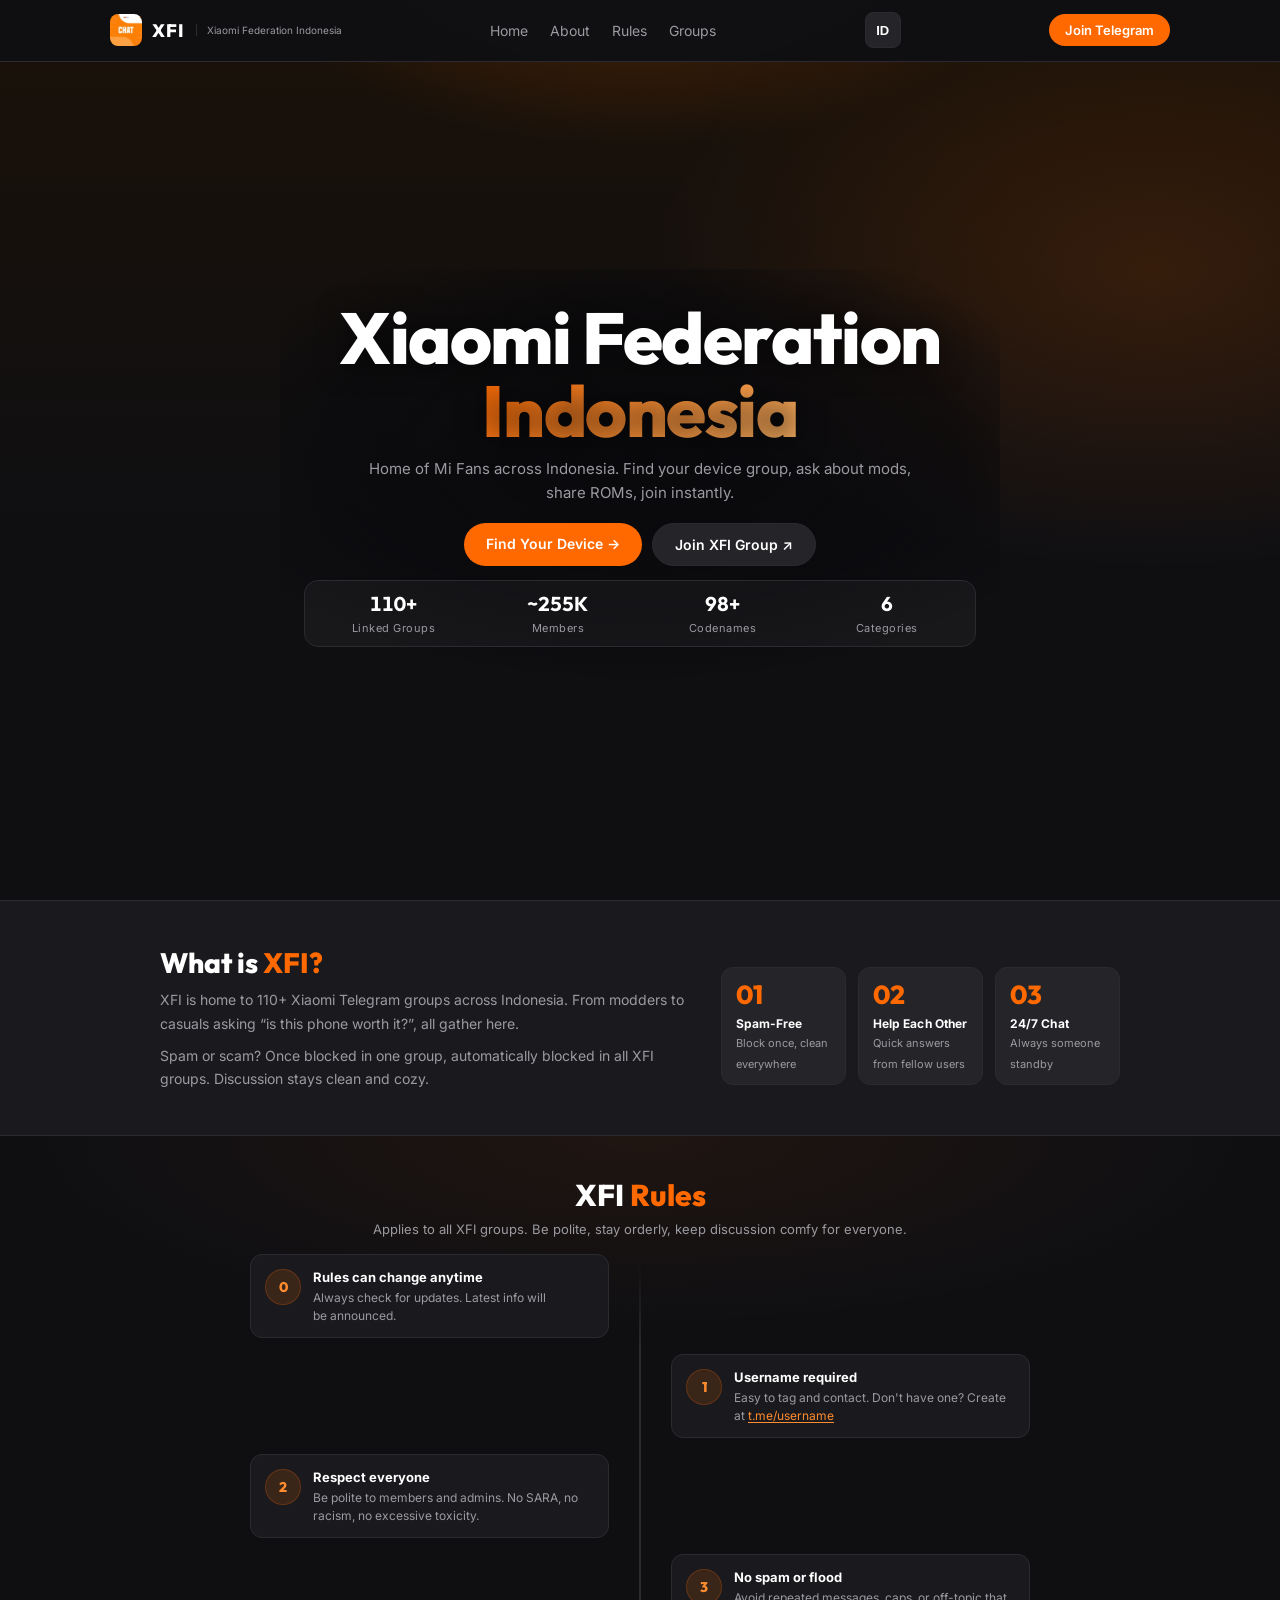
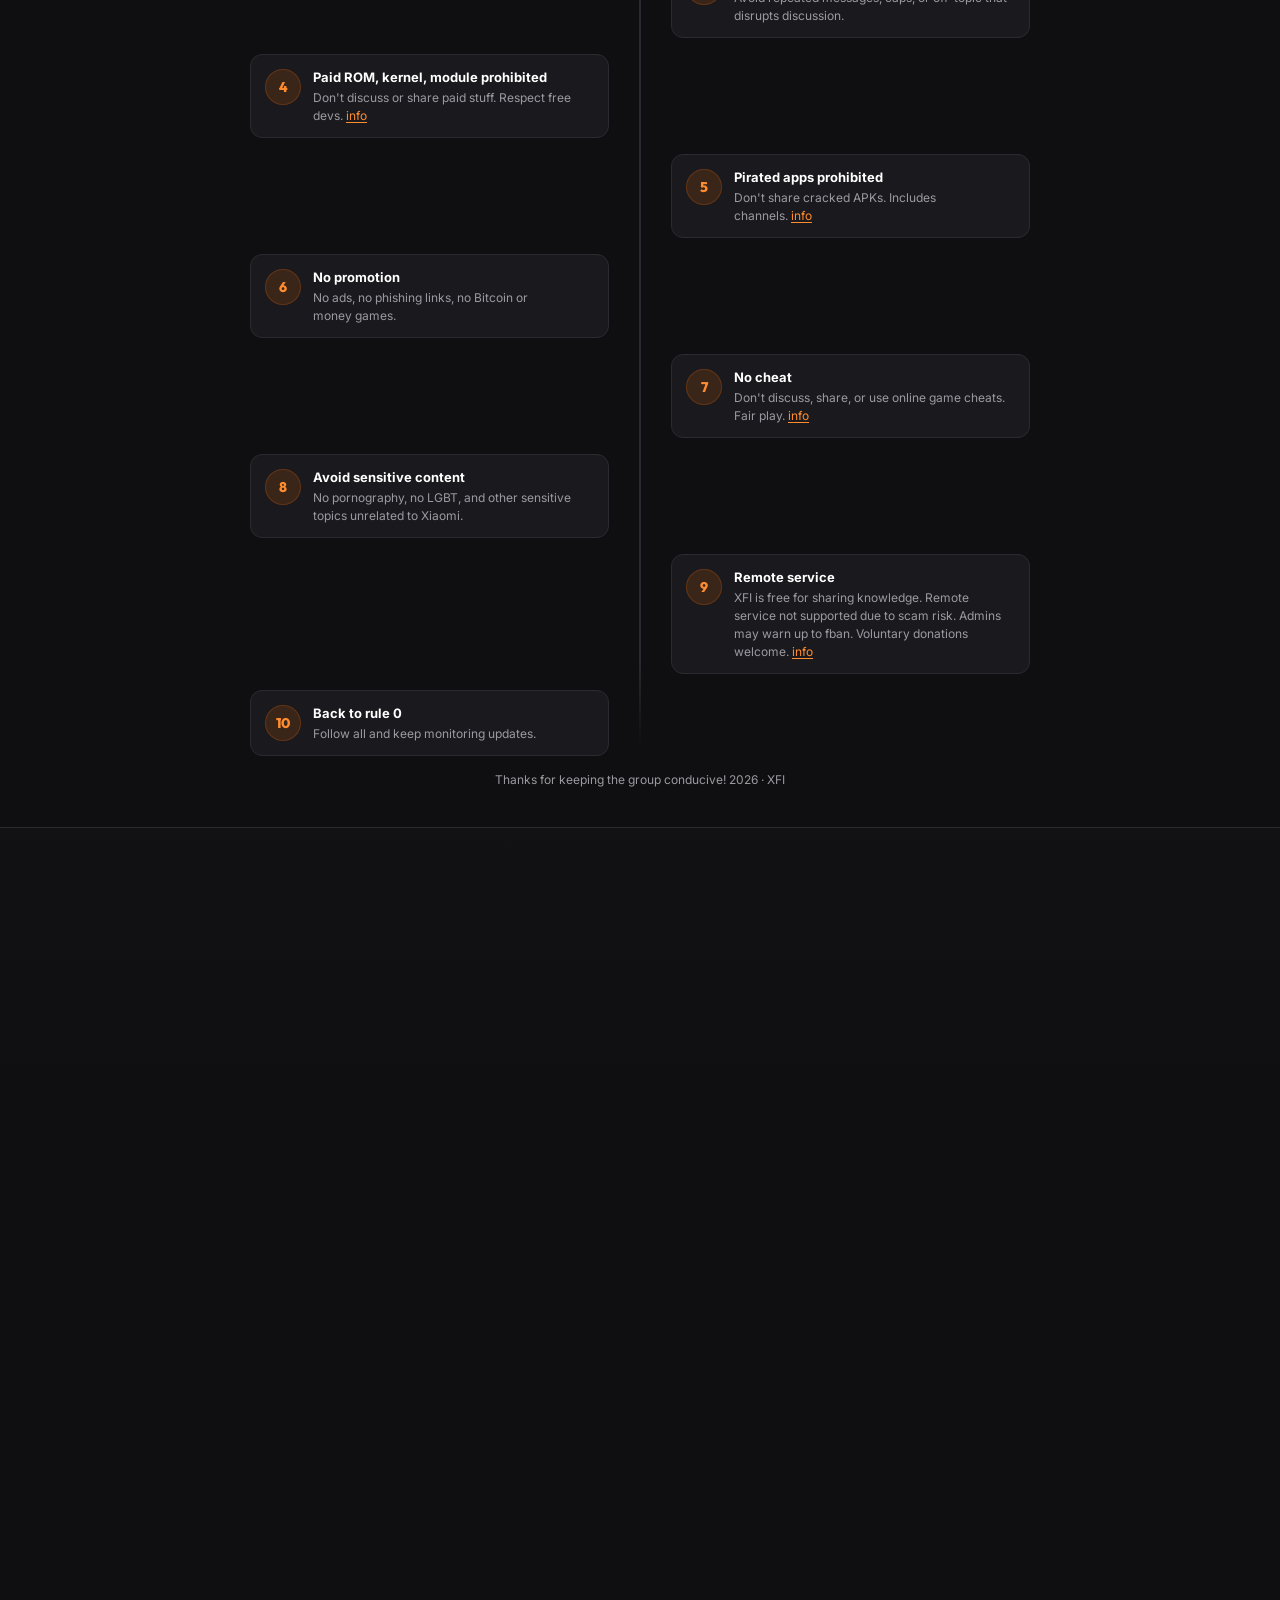
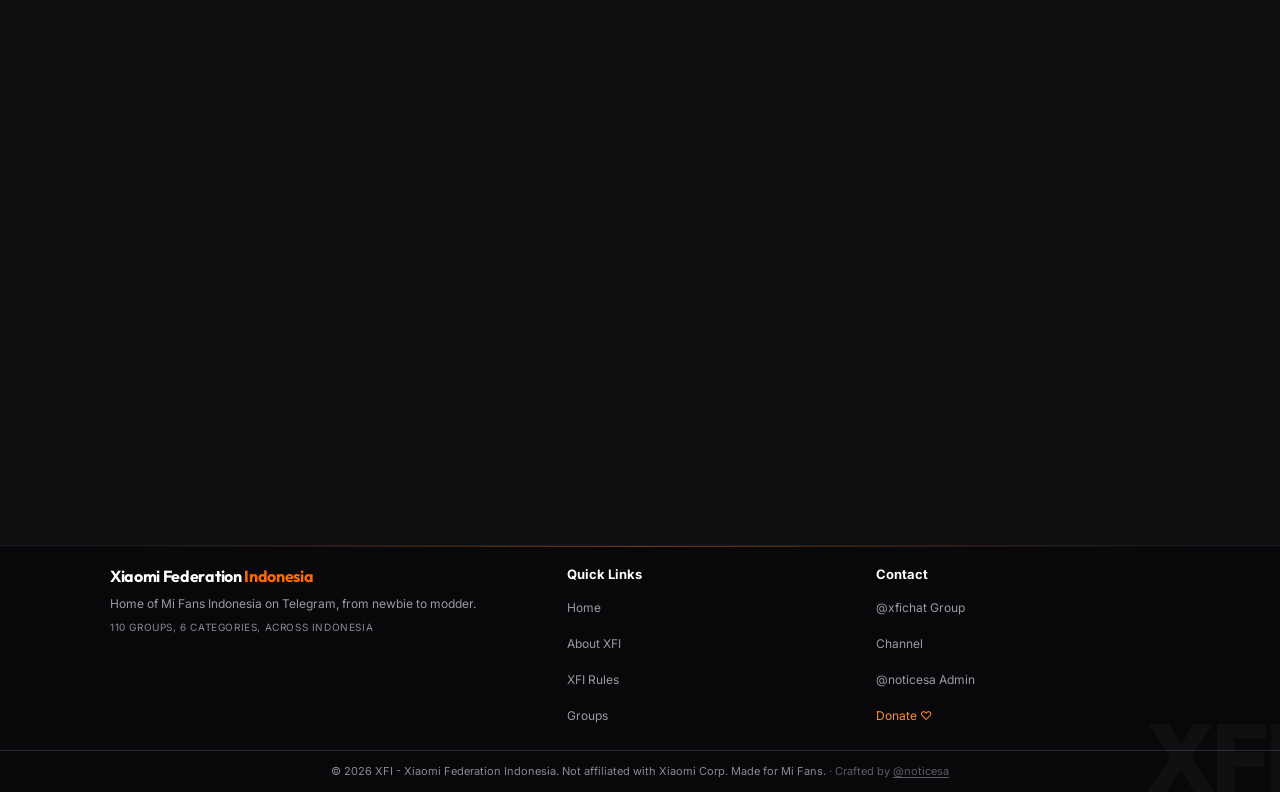
<file: index.html>
<!DOCTYPE html>
<html lang="id">
<head>
<meta charset="UTF-8">
<meta name="viewport" content="width=device-width, initial-scale=1.0">
<title>XFI - Xiaomi Federation Indonesia</title>
<meta name="description" content="Federasi Xiaomi Indonesia di Telegram. 110 grup tertaut, 110 device, info ROM & komunitas Mi Fans.">
<meta property="og:title" content="XFI - Xiaomi Federation Indonesia">
<meta property="og:description" content="110 grup Telegram Xiaomi tertaut XFI. Filter by kategori/device, foto asli, join langsung.">
<meta property="og:image" content="https://xiaomifederationindonesia.vercel.app/assets/images/xfi-group.jpg">
<meta property="og:type" content="website">
<meta property="og:url" content="https://xiaomifederationindonesia.vercel.app/">
<link rel="canonical" href="https://xiaomifederationindonesia.vercel.app/">
<link rel="alternate" hreflang="id" href="https://xiaomifederationindonesia.vercel.app/">
<link rel="alternate" hreflang="en" href="https://xiaomifederationindonesia.vercel.app/?lang=en">
<link rel="alternate" hreflang="x-default" href="https://xiaomifederationindonesia.vercel.app/">
<link rel="icon" type="image/png" href="assets/images/favicon.png">
<script type="application/ld+json">{"@context":"https://schema.org","@type":"Organization","name":"Xiaomi Federation Indonesia","alternateName":"XFI","url":"https://xiaomifederationindonesia.vercel.app/","logo":"https://xiaomifederationindonesia.vercel.app/assets/images/xfi-group.jpg","description":"Federasi 110 grup Telegram Xiaomi se-Indonesia. Cari grup sesuai HP-mu, tanya oprek, share ROM.","sameAs":["https://t.me/xfichat","https://t.me/XiaomiFederationIndonesia"]}</script>
<script type="application/ld+json">{"@context":"https://schema.org","@type":"FAQPage","mainEntity":[{"@type":"Question","name":"Apa itu XFI?","acceptedAnswer":{"@type":"Answer","text":"XFI adalah Xiaomi Federation Indonesia, federasi 110 grup Telegram Xiaomi se-Indonesia dengan sekitar 254K member. Dari yang hobi oprek sampai yang cuma mau nanya HP ini worth it atau tidak, semua ngumpul di sini. Spam sekali diblok otomatis keblok di semua grup."}},{"@type":"Question","name":"Bagaimana cara gabung grup XFI?","acceptedAnswer":{"@type":"Answer","text":"Buka https://xiaomifederationindonesia.vercel.app/, cari HP-mu via filter kategori atau search codename seperti tanzanite, ginkgo, surya, lalu klik Join Grup untuk langsung ke Telegram. Wajib pasang username dulu."}},{"@type":"Question","name":"Grup Redmi Note 12 mana?","acceptedAnswer":{"@type":"Answer","text":"Xiaomi Redmi Note 12 4G NFC (Topaz): https://t.me/RedmiNote12Indonesia. Cari Topaz atau Note 12 di web XFI."}},{"@type":"Question","name":"Apakah XFI resmi Xiaomi?","acceptedAnswer":{"@type":"Answer","text":"Bukan. XFI bukan afiliasi resmi Xiaomi Corp. Dibuat untuk Mi Fans Indonesia."}},{"@type":"Question","name":"Apa aturan utama XFI?","acceptedAnswer":{"@type":"Answer","text":"Wajib pakai username, hormati anggota, no spam/flood, no ROM/kernel berbayar, no APK bajakan, no promosi/phishing/Bitcoin, no cheat, no konten sensitif. Jasa remote tidak didukung karena rawan tipu. Lihat https://xiaomifederationindonesia.vercel.app/#aturan"}},{"@type":"Question","name":"Apa itu fban XFI?","acceptedAnswer":{"@type":"Answer","text":"Blok sekali di satu grup, otomatis keblok di semua grup federasi. Berlaku untuk spam, scam, dan pelanggaran berat."}},{"@type":"Question","name":"Apakah jasa remote boleh di XFI?","acceptedAnswer":{"@type":"Answer","text":"Tidak didukung. XFI gratis untuk berbagi ilmu karena rawan tipu. Donasi sukarela sebagai terima kasih tetap boleh."}}]}</script>
<link rel="apple-touch-icon" href="assets/images/xfi-group.jpg">
<link rel="manifest" href="/manifest.json">
<meta name="theme-color" content="#FF6900">
<link rel="preconnect" href="https://fonts.googleapis.com">
<link rel="preconnect" href="https://fonts.gstatic.com" crossorigin>
<link rel="preload" as="style" href="https://fonts.googleapis.com/css2?family=Outfit:wght@400;600;700;800&family=Inter:wght@400;500;600&display=swap" onload="this.onload=null;this.rel='stylesheet'">
<noscript><link href="https://fonts.googleapis.com/css2?family=Outfit:wght@400;600;700;800&family=Inter:wght@400;500;600&display=swap" rel="stylesheet"></noscript>
<link rel="stylesheet" href="css/style.css">
<link rel="preload" as="image" href="assets/images/xfi-group.webp" type="image/webp" fetchpriority="high">
<script>document.documentElement.classList.add('js');try{var m=navigator.deviceMemory||8,c=navigator.hardwareConcurrency||8,cn=navigator.connection,sd=cn&&cn.saveData,sl=cn&&/2g/.test(cn.effectiveType||'');if(m<=4||c<=4||sd||sl)document.documentElement.classList.add('low-end');}catch(e){}</script>
</head>
<body>
<a href="#grup" class="skip-link">Lompat ke daftar grup</a>

<nav id="navbar" aria-label="Navigasi utama">
  <div class="nav-inner">
    <div class="logo">
      <div class="logo-box"><picture><source srcset="assets/images/xfi-group.webp" type="image/webp"><img src="assets/images/xfi-group.jpg" alt="XFI" loading="eager" decoding="async" fetchpriority="high" width="32" height="32"></picture></div>
      <span>XFI</span>
      <small>Xiaomi Federation Indonesia</small>
    </div>
    <div class="nav-links">
      <a href="#beranda" data-i18n="nav_home">Beranda</a>
      <a href="#tentang" data-i18n="nav_about">Tentang</a>
      <a href="#aturan" data-i18n="nav_rules">Aturan</a>
      <a href="#grup" data-i18n="nav_groups">Daftar Grup</a>
    </div>
    <button id="langToggle" class="lang-toggle" aria-label="Switch language">EN</button>
    <a href="https://t.me/xfichat" target="_blank" rel="noopener" class="nav-cta" data-i18n="nav_cta">Gabung Telegram</a>
    <button class="burger" onclick="toggleMenu()" aria-label="Toggle menu" aria-expanded="false" aria-controls="mobileMenu">☰</button>
  </div>
  <div id="mobileMenu" class="mobile-menu">
    <a href="#beranda" onclick="toggleMenu()" data-i18n="nav_home">Beranda</a>
    <a href="#tentang" onclick="toggleMenu()" data-i18n="nav_about">Tentang</a>
    <a href="#aturan" onclick="toggleMenu()" data-i18n="nav_rules">Aturan</a>
    <a href="#grup" onclick="toggleMenu()" data-i18n="nav_groups">Daftar Grup</a>
  </div>
</nav>

<section id="beranda" class="hero">
  <div class="hero-bg"></div>
  <div class="hero-lottie" id="heroLottie" aria-hidden="true"><div class="strip-row strip-a" id="stripA"></div><div class="strip-row strip-b" id="stripB"></div><div class="strip-row strip-c" id="stripC"></div><div class="strip-row strip-d" id="stripD"></div><div class="strip-row strip-e" id="stripE"></div></div>
  <div class="hero-content">
    <h1 data-i18n="hero_title">Xiaomi Federation <span>Indonesia</span></h1>
    <p data-i18n="hero_desc">Tempat kumpul Mi Fans se-Indonesia. Cari grup sesuai HP-mu, tanya oprek, share ROM, langsung join.</p>
    <div class="hero-actions">
      <a href="#grup" class="btn-primary" data-i18n="hero_cta1">Cari Grup HP-mu →</a>
      <a href="https://t.me/xfichat" target="_blank" rel="noopener" class="btn-secondary" data-i18n="hero_cta2">Join Grup XFI ↗</a>
    </div>
    <div class="hero-stats">
      <div class="stat"><b id="countGroups">110+</b><span data-i18n="stat_groups">Grup Tertaut</span></div>
      <div class="stat"><b id="countMembers">~254K</b><span data-i18n="stat_members">Member Grup</span></div>
      <div class="stat"><b id="countCodenames">95+</b><span data-i18n="stat_codenames">Codename</span></div>
      <div class="stat"><b id="countCats">6</b><span data-i18n="stat_cats">Kategori</span></div>
    </div>
  </div>
</section>

<section id="tentang" class="about">
  <div class="container">
    <div class="about-grid">
      <div class="about-text reveal">
        <h2 data-i18n="about_title">Apa itu <span>XFI?</span></h2>
        <p data-i18n="about_p1">XFI itu rumah bareng <span id="aboutGroupsCount">110</span>+ grup Telegram Xiaomi se-Indonesia. Dari yang hobi oprek sampai yang cuma mau nanya “HP ini worth it gak?” semua ngumpul di sini.</p>
        <p data-i18n="about_p2">Kalau ada spam atau scam, sekali diblok di satu grup, otomatis keblok di semua grup XFI. Jadi diskusinya tetap bersih dan nyaman.</p>
      </div>
      <div class="about-cards">
        <div class="mini-card reveal reveal-delay-1"><b data-i18n="about_c1_b">Bebas Spam</b><span data-i18n="about_c1_s">Blok sekali, bersih di semua grup</span></div>
        <div class="mini-card reveal reveal-delay-2"><b data-i18n="about_c2_b">Saling Bantu</b><span data-i18n="about_c2_s">Jawaban cepat dari sesama user</span></div>
        <div class="mini-card reveal reveal-delay-3"><b data-i18n="about_c3_b">Ngobrol 24 Jam</b><span data-i18n="about_c3_s">Ada terus yang standby</span></div>
      </div>

    </div>
  </div>
</section>

<section id="aturan" class="rules">
  <div class="container">
    <div class="section-head reveal">
      <h2 data-i18n="rules_title">Aturan <span>XFI</span></h2>
      <p data-i18n="rules_sub">Berlaku di semua grup tertaut XFI. Sopan, tertib, biar diskusi tetap nyaman buat semua.</p>
    </div>
    <div class="rules-grid">
      <div class="rule-card reveal"><span class="rule-num">0</span><div><b data-i18n="r0_b">Aturan bisa berubah sewaktu-waktu</b><p data-i18n="r0_p">Selalu cek pembaruan biar tidak ketinggalan. Info terbaru selalu diumumkan.</p></div></div>
      <div class="rule-card reveal"><span class="rule-num">1</span><div><b data-i18n="r1_b">Wajib pakai username</b><p data-i18n="r1_p">Biar gampang di-tag dan dihubungi. Belum punya? Buat dulu di <a href="https://t.me/username" target="_blank" rel="noopener">t.me/username</a></p></div></div>
      <div class="rule-card reveal"><span class="rule-num">2</span><div><b data-i18n="r2_b">Saling menghormati</b><p data-i18n="r2_p">Sopan ke anggota dan admin. No SARA, no rasis, no toxic berlebihan.</p></div></div>
      <div class="rule-card reveal"><span class="rule-num">3</span><div><b data-i18n="r3_b">Jangan spam atau flood</b><p data-i18n="r3_p">Hindari pesan berulang, huruf gede berlebihan, atau OOT yang ganggu diskusi.</p></div></div>
      <div class="rule-card reveal"><span class="rule-num">4</span><div><b data-i18n="r4_b">ROM, kernel, modul berbayar dilarang</b><p data-i18n="r4_p">Jangan bahas atau share yang berbayar. Hargai dev yang gratis. <a href="https://t.me/XiaomiFederationIndonesia/495" target="_blank" rel="noopener">info</a></p></div></div>
      <div class="rule-card reveal"><span class="rule-num">5</span><div><b data-i18n="r5_b">Aplikasi bajakan dilarang</b><p data-i18n="r5_p">Jangan share APK crack, tani, atau mod ilegal. Termasuk channelnya. <a href="https://t.me/XiaomiFederationIndonesia/1119" target="_blank" rel="noopener">info</a></p></div></div>
      <div class="rule-card reveal"><span class="rule-num">6</span><div><b data-i18n="r6_b">Dilarang promosi</b><p data-i18n="r6_p">No iklan, no link phishing, no bahas Bitcoin atau money game.</p></div></div>
      <div class="rule-card reveal"><span class="rule-num">7</span><div><b data-i18n="r7_b">No cheat</b><p data-i18n="r7_p">Jangan bahas, share, atau pakai cheat game online. Fair play ya. <a href="https://t.me/XiaomiFederationIndonesia/1123" target="_blank" rel="noopener">info</a></p></div></div>
      <div class="rule-card reveal"><span class="rule-num">8</span><div><b data-i18n="r8_b">Hindari konten sensitif</b><p data-i18n="r8_p">No pornografi, no LGBT, dan topik sensitif lain yang tidak nyambung sama Xiaomi.</p></div></div>
      <div class="rule-card reveal"><span class="rule-num">9</span><div><b data-i18n="r9_b">Jasa remote</b><p data-i18n="r9_p">XFI itu gratis untuk berbagi ilmu. Jasa remote tidak didukung karena rawan tipu. Admin bisa kasih peringatan sampai fban. Donasi sukarela sebagai terima kasih tetap boleh. <a href="https://t.me/XiaomiFederationIndonesia/1492" target="_blank" rel="noopener">info selengkapnya</a></p></div></div>
      <div class="rule-card reveal"><span class="rule-num">10</span><div><b data-i18n="r10_b">Balik lagi ke aturan 0</b><p data-i18n="r10_p">Patuhi semuanya dan pantau terus update aturannya.</p></div></div>
    </div>
    <p class="rules-foot reveal" data-i18n="rules_foot">Makasih udah jaga grup tetap kondusif! 2026 · XFI</p>
  </div>
</section>

<section id="grup" class="groups">
  <div class="container">
    <div class="section-head reveal">
      <h2 data-i18n="groups_title">Daftar Grup Tertaut <span>XFI</span></h2>
      <p data-i18n="groups_sub"><span id="totalGroupsText">110</span> grup aktif. Pilih kategori di bawah, langsung ketemu grup yang pas.</p>
    </div>

    <div class="filter-bar reveal" role="search" aria-label="Filter grup">
      <input type="text" id="searchInput" placeholder="Cari HP-mu… misal: ginkgo, tanzanite, POCO X3 atau &quot;Note 12&quot;" oninput="onSearch()" aria-label="Cari grup">
      <span class="search-hint" aria-hidden="true"><kbd>/</kbd></span>
      <button id="clearFilter" class="btn-secondary" onclick="clearFilters()" style="display:none;white-space:nowrap" aria-label="Reset filter">× Reset</button>
      </div>

    <div class="device-bar reveal" id="categoryBar" role="group" aria-label="Kategori">
      <!-- category pills injected by JS -->
    </div>

    <div class="results-info">
      <span id="resultsText" role="status" aria-live="polite">Ditemukan 110 grup</span>
      <span data-i18n="results_hint">Pilih kategori untuk filter</span>
    </div>

    <div id="groupGrid" class="card-grid" role="list" aria-label="Daftar grup">
      <!-- injected -->
    </div>
    <div class="load-more-wrap" id="loadMoreWrap">
      <small id="loadInfo">Menampilkan 12 dari 110 grup</small>
      <button id="loadMoreBtn" class="btn-secondary" onclick="toggleShowAll()" style="display:none">Lihat Semua (110)</button>
    </div>
    <p class="groups-missing" data-i18n="groups_missing">Grup kamu belum ada? <a href="https://t.me/noticesa" target="_blank" rel="noopener">Hubungi @noticesa</a> di Telegram.</p>
  </div>
</section>

<footer>
  <div class="container footer-grid">
    <div>
      <h3 class="footer-title">Xiaomi Federation <span>Indonesia</span></h3>
      <p data-i18n="footer_desc">Rumah Mi Fans Indonesia di Telegram, dari newbie sampai opreker.</p>
      <small class="footer-meta" data-i18n="footer_meta"><span id="footerGroupsCount">110</span> Grup, <span id="footerCatsCount">6</span> Kategori, Se-Indonesia</small>
    </div>
    <div>
      <b data-i18n="footer_quick">Link Cepat</b>
      <a href="#beranda" data-i18n="footer_link_home">Beranda</a>
      <a href="#tentang" data-i18n="footer_link_about">Tentang XFI</a>
      <a href="#aturan" data-i18n="footer_link_rules">Aturan XFI</a>
      <a href="#grup" data-i18n="footer_link_groups">Daftar Grup</a>
    </div>
    <div>
      <b data-i18n="footer_contact">Kontak</b>
      <a href="https://t.me/xfichat" target="_blank" rel="noopener" data-i18n="footer_link_chat">@xfichat Grup</a>
      <a href="https://t.me/XiaomiFederationIndonesia" target="_blank" rel="noopener" data-i18n="footer_link_channel">Channel Pengumuman</a>
      <a href="https://t.me/noticesa" target="_blank" rel="noopener" data-i18n="footer_link_admin">@noticesa Admin</a>
      <a href="https://sociabuzz.com/noticesa/tribe" target="_blank" rel="noopener" class="footer-donate" data-i18n="footer_donate">Donasi ♡</a>
    </div>
  </div>
  <div class="copyright"><span data-i18n="footer_copy">© 2026 XFI - Xiaomi Federation Indonesia. Bukan afiliasi resmi Xiaomi Corp. Dibuat untuk Mi Fans.</span> <span class="footer-credit">· Crafted by <a href="https://t.me/noticesa" target="_blank" rel="noopener">@noticesa</a></span> <span class="visit-count" id="visitCount" hidden>· <span id="visitNum">…</span> <span data-i18n="visits_label">kunjungan</span></span></div>
</footer>

<div id="toast" class="toast" role="status" aria-live="polite"></div>
<script>if('serviceWorker' in navigator){ window.addEventListener('load',()=>{ navigator.serviceWorker.register('/sw.js').catch(()=>{}); }); }</script>
<script src="js/script.js" defer></script>
</body>
</html>
</file>
<file: css/style.css>
*{margin:0;padding:0;box-sizing:border-box}
:root{--orange:#FF6900;--orange2:#ff8c2e;--dark:#0f0f12;--dark2:#1a1a1e;--dark3:#252529;--muted:#9a9aa0;--border:#2a2a30;--ease: cubic-bezier(0.16,1,0.3,1)}
html{scroll-behavior:smooth}
::view-transition-old(root),::view-transition-new(root){animation-duration:.25s}
::view-transition-group(root){background:var(--dark)}
html::view-transition{background:var(--dark)}
:focus-visible{outline:2px solid var(--orange);outline-offset:2px}
.skip-link{position:absolute;left:-9999px;top:8px;background:var(--orange);color:#fff;padding:8px 14px;border-radius:999px;font-size:13px;z-index:100;transition:left .15s}
.skip-link:focus{left:12px;top:12px}
@media(prefers-reduced-motion:reduce){html{scroll-behavior:auto} .hero-bg{animation:none!important} .reveal{opacity:1!important;transform:none!important} .badge{animation:none!important} .hero h1 span{animation:none!important} .g-card{animation:none!important} .btn-primary::after{display:none}}
body{font-family:'Inter',sans-serif;background:var(--dark);color:#fff;overflow-x:hidden;-webkit-font-smoothing:antialiased;text-rendering:optimizeLegibility;font-variant-ligatures:common-ligatures;font-feature-settings:"kern" 1,"liga" 1}
h1,h2,h3{hyphens:none}
p{text-wrap:pretty}
img{max-width:100%;height:auto}
img[loading="lazy"]{content-visibility:auto;contain-intrinsic-size:320px 320px}
a{color:inherit;text-decoration:none}
.container{max-width:1100px;margin:0 auto;padding:0 20px}
/* reveal */
html.js .reveal{opacity:0;transform:translateY(14px)}
html.js .reveal.active{opacity:1;transform:none;transition:opacity .6s var(--ease),transform .6s var(--ease)}
.reveal-delay-1{transition-delay:.05s} .reveal-delay-2{transition-delay:.1s} .reveal-delay-3{transition-delay:.15s}
nav{position:fixed;top:0;left:0;right:0;z-index:50;background:rgba(15,15,18,0.82);backdrop-filter:blur(16px) saturate(1.2);-webkit-backdrop-filter:blur(16px) saturate(1.2);border-bottom:1px solid var(--border);transition:background .3s var(--ease), border-color .3s var(--ease), box-shadow .3s var(--ease);contain:paint;transform:translateZ(0);will-change:auto}
nav.scrolled{background:rgba(15,15,18,0.96);box-shadow:0 4px 30px rgba(0,0,0,0.4);border-color:rgba(255,105,0,0.15)}
.nav-inner{max-width:1100px;margin:0 auto;padding:12px 20px;display:flex;align-items:center;justify-content:space-between;gap:16px}
.logo{display:flex;align-items:center;gap:10px}
.logo-box{width:32px;height:32px;background:var(--orange);border-radius:8px;display:grid;place-items:center;font-weight:800;font-family:'Outfit';font-size:18px;color:#fff;overflow:hidden;transition:transform .3s var(--ease)}
.logo-box img{width:100%;height:100%;object-fit:cover;display:block}
.logo-box picture{width:100%;height:100%;display:block}
.logo:hover .logo-box{transform:rotate(6deg) scale(1.05)}
.logo span{font-family:'Outfit';font-weight:800;font-size:18px;letter-spacing:1px}
.logo small{font-size:10px;color:var(--muted);border-left:1px solid var(--border);padding-left:10px;margin-left:2px;line-height:1.2;display:none}
@media(min-width:700px){.logo small{display:block}}
.nav-links{display:none;gap:22px;font-size:14px;color:var(--muted)}
.nav-links a{position:relative;transition:color .2s}
.nav-links a::after{content:'';position:absolute;left:0;bottom:-4px;width:0;height:2px;background:var(--orange);border-radius:2px;transition:width .3s var(--ease)}
.nav-links a:hover{color:#fff}
.nav-links a:hover::after{width:100%}
@media(min-width:800px){.nav-links{display:flex}}
.lang-toggle{display:grid!important;place-items:center;background:var(--dark3);border:1px solid var(--border);color:#fff;width:36px;height:36px;border-radius:8px;font-size:13px;font-weight:800;cursor:pointer;transition:all .2s var(--ease);margin-left:auto;flex-shrink:0;opacity:1!important;visibility:visible!important;z-index:10}
.lang-toggle::before{content:'🌐';font-size:14px;display:none}
.lang-toggle:hover{border-color:var(--orange);color:var(--orange);background:var(--dark3)}
@media(min-width:800px){.lang-toggle{margin-left:0}}
@media(max-width:799px){.lang-toggle{width:36px;height:36px;font-size:13px}}
.nav-cta{background:var(--orange);padding:8px 16px;border-radius:999px;font-size:13px;font-weight:600;display:none;transition:transform .2s var(--ease), background .2s, box-shadow .2s}
.nav-cta:hover{transform:translateY(-1px) scale(1.02);background:var(--orange2);box-shadow:0 4px 16px rgba(255,105,0,0.35)}
@media(min-width:800px){.nav-cta{display:block}}
.burger{background:var(--dark3);border:1px solid var(--border);color:#fff;width:36px;height:36px;border-radius:8px;font-size:18px;transition:all .2s}
.burger:hover{border-color:var(--orange);color:var(--orange)}
@media(min-width:800px){.burger{display:none}}
.mobile-menu{display:flex;flex-direction:column;gap:10px;border-top:1px solid transparent;max-height:0;opacity:0;visibility:hidden;pointer-events:none;transform:translateY(-8px);overflow:hidden;padding:0 20px;transition:max-height .36s var(--ease), opacity .28s var(--ease), transform .32s var(--ease), padding .32s var(--ease), border-color .28s var(--ease), visibility .32s var(--ease)}
.mobile-menu.open{max-height:220px;opacity:1;visibility:visible;pointer-events:auto;transform:none;padding:10px 20px 16px;border-top-color:var(--border)}
.mobile-menu a{padding:8px 0;color:var(--muted);transition:color .2s, transform .2s}
.mobile-menu a:hover{color:#fff;transform:translateX(4px)}
.hero{position:relative;padding:96px 20px 48px;text-align:center;overflow:hidden;min-height:100vh;min-height:100dvh;min-height:100svh;display:grid;place-items:center;contain:paint}
@media(max-width:900px){.hero{padding:88px 20px 40px;min-height:100vh;min-height:100dvh;min-height:100svh}}
@media(max-width:600px){.hero{padding:84px 16px 32px;min-height:100vh;min-height:100dvh;min-height:100svh}}
.hero-bg{position:absolute;inset:0;background:radial-gradient(ellipse 700px 400px at 50% -10%, rgba(255,105,0,0.28), transparent 60%), radial-gradient(ellipse 500px 300px at 90% 30%, rgba(255,105,0,0.14), transparent), linear-gradient(180deg, #1a1108 0%, #0f0f12 60%);z-index:-1;animation:heroShift 14s ease-in-out infinite alternate;transform:translateZ(0);contain:paint;will-change:auto}
@keyframes heroShift{0%{transform:scale(1) translateY(0)}100%{transform:scale(1.03) translateY(-6px)}}
.hero-lottie{position:absolute;inset:0;pointer-events:none;z-index:0;overflow:hidden;contain:strict;display:flex;flex-direction:row;justify-content:space-evenly;gap:10px;animation:lottieIn 1s var(--ease) .1s both;content-visibility:auto;contain-intrinsic-size:100vw 100vh}
@keyframes lottieIn{from{opacity:0}to{opacity:1}}
.strip-row{position:relative;display:flex;flex-direction:column;height:max-content;opacity:.52;-webkit-mask-image:linear-gradient(180deg,transparent 0,#000 16%,#000 84%,transparent 100%);mask-image:linear-gradient(180deg,transparent 0,#000 16%,#000 84%,transparent 100%)}
.strip-a{animation:marqueeY 38s linear infinite;animation-delay:0s}
.strip-b{animation:marqueeY 96s linear infinite reverse;animation-delay:.12s}
.strip-c{animation:marqueeY 55s linear infinite;animation-delay:.24s}
.strip-d{animation:marqueeY 130s linear infinite reverse;animation-delay:.36s}
.strip-e{animation:marqueeY 72s linear infinite;animation-delay:.08s}
.strip-row img{width:120px;height:120px;object-fit:cover;border-radius:16px;margin-bottom:10px;border:1px solid rgba(255,255,255,0.09);filter:saturate(1.05);opacity:.9;transform:translateZ(0);will-change:transform;contain:paint}
@keyframes marqueeY{from{transform:translateY(0)}to{transform:translateY(-50%)}}
.hero-lottie::after{content:'';position:absolute;inset:0;background:linear-gradient(180deg,rgba(15,15,18,0.78) 0%,rgba(15,15,18,0.58) 30%,rgba(15,15,18,0.58) 70%,rgba(15,15,18,0.86) 100%)}
@media(max-width:600px){.hero-lottie{gap:8px;animation:none;contain:paint}.strip-row{animation:none!important;opacity:.44;will-change:auto}.strip-a{animation:marqueeY 50s linear infinite!important;will-change:transform;transform:translateZ(0)}.strip-b{animation:marqueeY 110s linear infinite reverse!important;will-change:transform;transform:translateZ(0)}.strip-row img{width:80px;height:80px;border-radius:12px;filter:saturate(1.05);transform:translateZ(0);will-change:auto}.strip-c,.strip-d,.strip-e{display:none}.hero-lottie::after{background:linear-gradient(180deg,rgba(15,15,18,0.84) 0%,rgba(15,15,18,0.66) 30%,rgba(15,15,18,0.66) 70%,rgba(15,15,18,0.90) 100%)}}
@media(prefers-reduced-motion:reduce){.hero-lottie{display:none}}
@media(hover:none){.hero-lottie{will-change:auto}.strip-row{will-change:auto}.strip-row img{filter:saturate(1.05);will-change:auto;transform:none}.hero-lottie::after{background:linear-gradient(180deg,rgba(15,15,18,0.84) 0%,rgba(15,15,18,0.66) 30%,rgba(15,15,18,0.66) 70%,rgba(15,15,18,0.90) 100%)}}
.hero-content{max-width:720px;position:relative;z-index:1;background:radial-gradient(ellipse 80% 70% at 50% 45%, rgba(9,9,12,0.9) 0%, rgba(9,9,12,0.6) 55%, transparent 78%);padding:32px 24px}
@media(max-width:600px){.hero-content{padding:18px 12px}}
@keyframes fadeUp{from{opacity:0;transform:translateY(18px)}to{opacity:1;transform:none}}
@keyframes float{0%,100%{transform:translateY(0)}50%{transform:translateY(-4px)}}
@keyframes gradientShift{0%{background-position:0% 50%}50%{background-position:100% 50%}100%{background-position:0% 50%}}
@keyframes cardEntrance{from{opacity:0;transform:translateY(12px) scale(0.98)}to{opacity:1;transform:none}}
.badge{background:rgba(255,105,0,0.14);border:1px solid rgba(255,105,0,0.28);color:var(--orange2);padding:6px 12px;border-radius:999px;font-size:11px;letter-spacing:.6px;font-weight:600;display:inline-block;margin-bottom:12px;backdrop-filter:blur(8px);-webkit-backdrop-filter:blur(8px);animation:fadeUp .6s var(--ease) .1s both, float 4s ease-in-out 1s infinite}
.hero h1{font-family:'Outfit';font-size:clamp(40px,8vw,72px);font-weight:800;line-height:1.02;letter-spacing:-0.02em;animation:fadeUp .6s var(--ease) .15s both;text-wrap:balance;text-shadow:0 2px 28px rgba(0,0,0,0.6)}
.hero h1 span{color:var(--orange);background:linear-gradient(135deg, var(--orange), #ffb86a, var(--orange));background-size:200% 200%;-webkit-background-clip:text;-webkit-text-fill-color:transparent;background-clip:text;animation:gradientShift 6s ease infinite}
.hero p{color:var(--muted);margin:10px auto 0;max-width:560px;line-height:1.6;font-size:15px;animation:fadeUp .6s var(--ease) .2s both}
@media(max-width:600px){.hero p{font-size:14px;line-height:1.5}}
.hero-actions{display:flex;gap:10px;justify-content:center;margin-top:18px;flex-wrap:wrap;animation:fadeUp .6s var(--ease) .25s both}
.btn-primary{position:relative;overflow:hidden;background:var(--orange);color:#fff;padding:12px 22px;border-radius:999px;font-weight:600;font-size:14px;display:inline-block;transition:transform .25s var(--ease), background .2s, box-shadow .25s var(--ease);isolation:isolate;will-change:auto}
.btn-primary:hover{background:var(--orange2);transform:translateY(-2px) scale(1.015);box-shadow:0 8px 22px rgba(255,105,0,0.35)}
.btn-primary::after{content:'';position:absolute;top:0;left:0;width:100%;height:100%;background:linear-gradient(120deg, transparent 20%, rgba(255,255,255,0.22) 40%, transparent 60%);transform:translateX(-100%);transition:transform .6s var(--ease);pointer-events:none}
.btn-primary:hover::after{transform:translateX(100%)}
.btn-primary:active{transform:translateY(0) scale(0.98)}
.btn-secondary{background:var(--dark3);border:1px solid var(--border);color:#fff;padding:12px 22px;border-radius:999px;font-weight:600;font-size:14px;transition:transform .25s var(--ease), background .2s, border-color .2s}
.btn-secondary:hover{background:#2a2a30;border-color:rgba(255,105,0,0.3);transform:translateY(-2px)}
.hero-stats{display:grid;grid-template-columns:repeat(4,1fr);gap:8px;margin-top:14px;background:rgba(255,255,255,0.04);border:1px solid var(--border);border-radius:14px;padding:10px;backdrop-filter:blur(10px);-webkit-backdrop-filter:blur(10px);animation:fadeUp .6s var(--ease) .35s both}
@media(max-width:600px){.hero-stats{gap:6px;padding:8px}.stat b{font-size:18px}.stat span{font-size:10px}}
.stat b{font-family:'Outfit';font-size:20px;display:block;transition:color .3s, transform .3s var(--ease);font-variant-numeric:tabular-nums lining-nums}
.stat:hover b{color:var(--orange);transform:scale(1.05)}
.stat span{font-size:11px;color:var(--muted);letter-spacing:.5px}
@media(max-width:600px){.hero-stats{grid-template-columns:repeat(2,1fr);gap:6px}}
.about{padding:36px 0;background:var(--dark2);border-top:1px solid var(--border);border-bottom:1px solid var(--border);content-visibility:auto;contain-intrinsic-size:auto 320px;contain:layout paint}
.about-grid{display:grid;grid-template-columns:1fr;gap:24px;max-width:960px;margin:0 auto}
@media(min-width:800px){.about-grid{grid-template-columns:1.2fr .9fr;align-items:center;gap:28px}.about-text h2,.about-text p{text-align:left;margin-left:0;margin-right:0}.about-text p{max-width:48ch}}
@media(max-width:799px){.about-text h2,.about-text p{text-align:center}}
.about-text h2{font-family:'Outfit';font-size:clamp(24px,4vw,28px);font-weight:800;text-wrap:balance}
.about-text h2 span{color:var(--orange)}
.about-text p{color:var(--muted);line-height:1.7;margin:8px auto 0;max-width:62ch;font-size:14px}
@media(max-width:600px){.about-text p{font-size:13px;max-width:34ch}}
.about-cards{display:grid;grid-template-columns:1fr;gap:10px;margin-top:14px}
@media(min-width:500px) and (max-width:799px){.about-cards{grid-template-columns:repeat(3,1fr)}}
@media(min-width:800px){.about-cards{grid-template-columns:1fr;gap:12px;margin-top:0}}
.mini-card{background:var(--dark3);border:1px solid var(--border);border-radius:12px;padding:14px 14px 12px;font-size:17px;transition:transform .3s var(--ease), border-color .3s, background .3s, box-shadow .3s}
.mini-card:hover{transform:translateY(-4px);border-color:rgba(255,105,0,0.28);background:#2e2e33;box-shadow:0 8px 20px rgba(0,0,0,0.18)}
.mini-card b{display:block;font-size:12px;margin-top:8px;letter-spacing:.1px}
.mini-card span{font-size:11px;color:var(--muted);line-height:1.5}
.about-cards{counter-reset:about;display:grid;gap:12px;margin-top:16px}
.mini-card{counter-increment:about;text-align:left}
.mini-card::before{content:'0' counter(about);display:block;font-family:'Outfit';font-weight:800;font-size:26px;color:var(--orange);letter-spacing:.4px;line-height:1}
@media(min-width:700px){.about-cards{grid-template-columns:repeat(3,1fr);gap:12px}.mini-card:nth-child(2){transform:translateY(8px)}.mini-card:nth-child(2):hover{transform:translateY(4px)}}
@media(max-width:699px){.about-cards{gap:10px}.mini-card{padding:12px}.mini-card::before{font-size:22px}}
.about{padding:44px 0}
@media(max-width:600px){.about{padding:32px 0}}
/* RULES */
.rules{padding:40px 0;background:radial-gradient(ellipse 900px 280px at 50% 0%, rgba(255,105,0,0.07), transparent 68%), var(--dark);border-bottom:1px solid var(--border);content-visibility:auto;contain-intrinsic-size:auto 700px;contain:layout paint}
@media(max-width:600px){.rules{padding:28px 0}}
.rules-grid{position:relative;max-width:780px;margin:0 auto;display:flex;flex-direction:column;gap:14px;padding-left:48px}
.rules-grid::before{content:'';position:absolute;left:18px;top:8px;bottom:8px;width:2px;background:linear-gradient(180deg, transparent, var(--border) 8%, var(--border) 92%, transparent);border-radius:999px}
.rule-card{position:relative;display:flex;gap:12px;background:var(--dark2);border:1px solid var(--border);border-radius:12px;padding:14px 14px 12px;transition:border-color .3s,transform .3s var(--ease),background .3s, box-shadow .3s;contain:layout paint}
.rule-card::before{content:'';position:absolute;left:-38px;top:18px;width:10px;height:10px;border-radius:999px;background:var(--dark2);border:2px solid var(--orange);box-shadow:0 0 0 4px rgba(255,105,0,0.12)}
.rule-card:hover{border-color:rgba(255,105,0,0.28);transform:translateX(2px);background:#1e1e22;box-shadow:0 6px 18px rgba(0,0,0,0.18)}
.rule-card:hover::before{background:var(--orange);box-shadow:0 0 0 4px rgba(255,105,0,0.18)}
.rule-num{flex-shrink:0;width:36px;height:36px;border-radius:999px;background:rgba(255,105,0,0.14);border:1px solid rgba(255,105,0,0.22);color:var(--orange2);display:grid;place-items:center;font-weight:800;font-family:'Outfit';font-size:14px}
@media(min-width:700px){.rules-grid{padding-left:0;gap:16px}.rules-grid::before{left:50%;transform:translateX(-50%)}.rule-card{width:46%}.rule-card:nth-child(odd){align-self:flex-start}.rule-card:nth-child(even){align-self:flex-end}.rule-card:nth-child(odd)::before{left:auto;right:-37px}.rule-card:nth-child(even)::before{left:-37px}.rule-card:nth-child(odd):hover{transform:translateX(-2px)}.rule-card:nth-child(even):hover{transform:translateX(2px)}}
@media(max-width:699px){.rules-grid{gap:12px;padding-left:42px}.rules-grid::before{left:14px}.rule-card::before{left:-32px;width:9px;height:9px}}
.rule-card b{display:block;font-size:13px;margin-bottom:4px}
.rule-card p{font-size:12px;color:var(--muted);line-height:1.5;margin-top:2px}
.rule-card a{color:var(--orange2);text-decoration:underline;text-underline-offset:2px}
.rules-foot{text-align:center;margin-top:16px;font-size:12px;color:var(--muted)}
@media(hover:none){.rule-card:hover{transform:none;box-shadow:none}}
/* GROUPS */
.groups{padding:40px 0 36px;background:linear-gradient(180deg, rgba(255,255,255,0.01), transparent 22%), var(--dark);content-visibility:auto;contain-intrinsic-size:auto 800px;contain:layout paint}
@media(max-width:600px){.groups{padding:28px 0 24px}}
.section-head{text-align:center;max-width:600px;margin:0 auto 14px}
.section-head h2{font-family:'Outfit';font-size:30px;font-weight:800}
.section-head h2 span{color:var(--orange)}
.section-head p{color:var(--muted);font-size:13px;margin-top:6px;line-height:1.5}
.groups .section-head{text-align:left;margin:0 0 14px;max-width:none}
.filter-bar{position:sticky;top:60px;z-index:5;display:flex;flex-direction:column;gap:10px;background:var(--dark2);border:1px solid var(--border);border-radius:12px;padding:10px;margin-bottom:8px;transition:border-color .3s, box-shadow .3s}
@media(max-width:600px){.filter-bar{top:56px;padding:10px 10px 8px}}
.filter-bar:focus-within{border-color:rgba(255,105,0,0.3);box-shadow:0 0 0 3px rgba(255,105,0,0.08)}
@media(min-width:700px){.filter-bar{flex-direction:row;align-items:center;justify-content:space-between}}
.filter-bar input{flex:none;background:var(--dark) url("data:image/svg+xml,%3Csvg xmlns='http://www.w3.org/2000/svg' width='16' height='16' viewBox='0 0 24 24' fill='none' stroke='%239a9aa0' stroke-width='2' stroke-linecap='round'%3E%3Ccircle cx='11' cy='11' r='7'/%3E%3Cpath d='M20 20L16.65 16.65'/%3E%3C/svg%3E") no-repeat 14px center;color:#fff;padding:10px 14px 10px 38px;border:1px solid var(--border);border-radius:999px;outline:none;font-size:13px;min-width:0;width:100%;transition:border-color .2s, box-shadow .2s}
@media(min-width:700px){.filter-bar input{flex:1;min-width:0;max-width:none}}
@media(max-width:600px){.filter-bar input{font-size:16px}}
.search-hint{margin-left:8px;display:none;align-items:center;gap:4px;color:var(--muted);font-size:11px;flex-shrink:0}
.search-hint kbd{display:inline-grid;place-items:center;min-width:22px;height:22px;padding:0 6px;border-radius:6px;background:var(--dark3);border:1px solid var(--border);border-bottom-width:2px;font-family:'Inter';font-size:11px;line-height:1;color:var(--muted)}
@media(min-width:700px){.search-hint{display:flex}}
.filter-bar:focus-within .search-hint kbd{border-color:rgba(255,105,0,0.28);color:#fff}
.filter-bar input:focus{border-color:var(--orange);box-shadow:0 0 0 3px rgba(255,105,0,0.12)}
.device-bar{display:flex;gap:7px;overflow-x:auto;padding:8px 8px 14px;margin:-4px -8px 0;scrollbar-width:none; -ms-overflow-style:none;scroll-behavior:smooth;-webkit-overflow-scrolling:touch;scroll-snap-type:x proximity}
.device-bar .device-pill{scroll-snap-align:start}
.device-bar::-webkit-scrollbar{display:none}
.device-pill{white-space:nowrap;background:var(--dark2);border:1px solid var(--border);color:var(--muted);padding:7px 13px;border-radius:999px;font-size:12px;cursor:pointer;flex-shrink:0;min-height:32px;display:inline-grid;place-items:center;transition:all .25s var(--ease)}
@media(max-width:600px){.device-pill{padding:6px 12px;font-size:11px;min-height:30px}}
.device-pill:hover{border-color:rgba(255,105,0,0.4);color:#fff;transform:translateY(-1px);box-shadow:0 3px 10px rgba(255,105,0,0.18)}
.device-pill:active{transform:scale(0.97)}
.device-pill.active{background:var(--orange);color:#fff;border-color:var(--orange);font-weight:600;box-shadow:0 3px 10px rgba(255,105,0,0.36);transform:translateY(-1px)}
.device-pill small{opacity:.7;margin-left:4px}
.results-info{display:flex;align-items:center;justify-content:space-between;padding:4px 2px;color:var(--muted);font-size:11px;gap:8px;flex-wrap:wrap}
.results-info button{min-width:96px;text-align:center;flex-shrink:0}
.card-grid{display:grid;grid-template-columns:1fr;gap:10px;contain:layout paint}
@media(min-width:600px){.card-grid{grid-template-columns:repeat(2,minmax(0,1fr));gap:12px}}
@media(min-width:1024px){.card-grid{gap:12px}}
@media(max-width:599px){.card-grid{gap:10px}.g-card{padding:12px}.g-desc{font-size:12px}}
.g-card{position:relative;overflow:hidden;background:rgba(26,26,30,0.88);border:1px solid var(--border);border-radius:12px;padding:12px;display:flex;flex-direction:column;gap:6px;transition:transform .35s var(--ease), border-color .3s, box-shadow .35s var(--ease), background .3s;min-width:0;max-width:100%;overflow:hidden;isolation:isolate;animation:cardEntrance .5s var(--ease) both;animation-delay:calc(var(--i,0)*0.04s);content-visibility:auto;contain-intrinsic-size:auto 170px;contain:layout paint style;backface-visibility:hidden;transform:translateZ(0);will-change:auto}
.g-bg{position:absolute;inset:0;width:100%;height:100%;object-fit:cover;filter:blur(6px) saturate(1.15);opacity:0;transform:scale(1.08) translateZ(0);transition:opacity .45s var(--ease), filter .3s var(--ease);z-index:0;pointer-events:none;contain:paint;will-change:auto;background:var(--dark3)}
.g-bg.loaded{opacity:0.28}
.g-card::before{content:'';position:absolute;top:0;left:0;right:0;height:1.5px;background:linear-gradient(90deg, transparent 6%, rgba(255,105,0,0.95) 50%, transparent 94%);border-radius:12px 12px 0 0;opacity:0;filter:blur(0.4px);transition:opacity .28s var(--ease);z-index:2;pointer-events:none}
.g-card::after{content:'';position:absolute;inset:0;background:linear-gradient(180deg, rgba(26,26,30,0.45) 0%, rgba(15,15,18,0.82) 100%);z-index:0;pointer-events:none}
.g-card > *:not(.g-bg){position:relative;z-index:1}
.g-card:hover{border-color:rgba(255,105,0,0.42);transform:translateY(-4px);box-shadow:0 12px 28px rgba(0,0,0,0.28), 0 2px 10px rgba(255,105,0,0.08);background:#1e1e22}
.g-card:hover::before{opacity:1}
.g-card:hover .g-bg{opacity:0.42;filter:blur(4px) saturate(1.25)}
.g-card:active{transform:translateY(-1px) scale(0.99)}
@media(hover:none){.g-card::before{display:none}}
.g-top{display:flex;align-items:center;gap:10px;flex:1;min-width:0;overflow:hidden}
.g-top div{min-width:0;flex:1;overflow:hidden}
.g-top b{font-size:12px;line-height:1.2;display:block;transition:color .2s}
.g-card:hover .g-top b{color:#fff}
.g-top small{color:var(--muted);font-size:10px}
.g-badge{margin-left:auto;font-size:9px;padding:3px 6px;border-radius:999px;font-weight:700;letter-spacing:.3px;text-transform:uppercase;flex-shrink:0;transition:transform .2s}
.g-card:hover .g-badge{transform:scale(1.05)}
.b-group{background:rgba(255,105,0,0.14);color:var(--orange2);border:1px solid rgba(255,105,0,0.22)}
.g-desc{color:var(--muted);font-size:11px;line-height:1.4;flex:1;display:-webkit-box;-webkit-line-clamp:2;-webkit-box-orient:vertical;overflow:hidden;min-height:30px}
mark{background:rgba(255,105,0,0.24);color:#fff;padding:0 2px;border-radius:3px;box-decoration-break:clone;-webkit-box-decoration-break:clone}
.g-meta{display:flex;gap:10px;font-size:10px;color:var(--muted)}
.g-actions{display:flex;gap:6px}
.btn-join{flex:1;background:var(--orange);color:#fff;text-align:center;padding:8px 10px;border-radius:999px;font-size:11px;font-weight:600;white-space:nowrap;transition:transform .2s var(--ease), background .2s, box-shadow .2s}
.btn-join:hover{background:var(--orange2);transform:translateY(-1px);box-shadow:0 4px 12px rgba(255,105,0,0.3)}
.btn-join:active{transform:scale(0.97)}
.btn-info{background:var(--dark3);border:1px solid var(--border);color:#fff;padding:8px 10px;border-radius:999px;font-size:11px;white-space:nowrap;transition:all .2s var(--ease)}
.btn-info:hover{background:#2e2e33;border-color:rgba(255,105,0,0.25);transform:translateY(-1px)}
.empty{text-align:center;padding:22px 18px;color:var(--muted);grid-column:1/-1;background:var(--dark2);border:1px dashed var(--border);border-radius:12px;animation:fadeUp .5s var(--ease)}
.empty-ic{width:40px;height:40px;display:grid;place-items:center;margin:0 auto 10px;border-radius:10px;background:rgba(255,105,0,0.12);border:1px solid rgba(255,105,0,0.18);color:var(--orange2);font-weight:800;font-family:'Outfit';font-size:14px}
.empty b{display:block;color:#fff;font-size:13px;margin-bottom:4px}
.empty p{font-size:12px;line-height:1.5;margin-bottom:10px}
.empty .btn-secondary{padding:8px 14px;font-size:12px}
.skeleton{position:relative;overflow:hidden;background:var(--dark2);border:1px solid var(--border);border-radius:12px;min-height:170px}
.skeleton::after{content:'';position:absolute;inset:0;background:linear-gradient(90deg, transparent 0%, rgba(255,255,255,0.06) 50%, transparent 100%);transform:translateX(-100%);animation:shimmer 1.2s infinite}
@keyframes shimmer{100%{transform:translateX(100%)}}
footer{position:relative;overflow:hidden;background:#08080a;border-top:1px solid #1e1e22;padding:20px 0 0;isolation:isolate}
footer::after{content:'';position:absolute;top:0;left:0;right:0;height:1px;background:linear-gradient(90deg, transparent 8%, rgba(255,105,0,0.42) 50%, transparent 92%);pointer-events:none;z-index:1}
footer::before{content:'XFI';position:absolute;right:-10px;bottom:-12px;font-family:'Outfit';font-weight:800;font-size:96px;line-height:1;letter-spacing:-0.04em;color:rgba(255,255,255,0.035);pointer-events:none;user-select:none;z-index:0}
@media(max-width:700px){footer::before{font-size:64px;right:-6px;bottom:-8px}}
.footer-grid{display:grid;grid-template-columns:1fr 1fr;gap:16px}
.footer-grid > div:first-child{grid-column:1/-1}
@media(min-width:700px){.footer-grid{grid-template-columns:1.5fr 1fr 1fr}.footer-grid > div:first-child{grid-column:auto}}
@media(max-width:699px){.footer-grid{text-align:center;justify-items:center}.footer-grid a:hover{transform:none}}
.footer-title{font-family:'Outfit',sans-serif;font-size:16px;font-weight:700;letter-spacing:-0.02em;color:#fff;margin-bottom:8px}
.footer-title span{color:var(--orange)}
footer p{color:var(--muted);font-size:12px;line-height:1.6}
.footer-grid b{font-size:13px;display:block;margin-bottom:8px}
.footer-grid a{color:var(--muted);font-size:12px;display:block;padding:10px 0;min-height:36px;transition:color .2s, transform .2s}
.footer-grid a:hover{color:var(--orange);transform:translateX(2px)}
.footer-meta{display:block;margin-top:8px;font-size:10px;letter-spacing:.6px;text-transform:uppercase;color:#8a8a90}
.footer-donate{color:var(--orange2) !important}
.footer-donate:hover{color:var(--orange) !important}
.copyright{text-align:center;border-top:1px solid var(--border);margin-top:16px;padding:12px 16px;font-size:11px;color:#8a8a90;line-height:1.6}
.copyright a{color:inherit;text-decoration:underline;text-underline-offset:2px;transition:color .2s}
.copyright a:hover{color:var(--orange)}
.footer-credit{opacity:.65;font-weight:400}
.visit-count{opacity:.55;font-weight:400}
.visit-count[hidden]{display:none}

.load-more-wrap{display:flex;flex-direction:column;align-items:center;gap:10px;text-align:center;margin-top:16px}
.load-more-wrap small{color:var(--muted);font-size:11px}
.load-more-wrap .btn-secondary{padding:10px 20px;font-size:13px;cursor:pointer;border:1px solid var(--border);background:var(--dark2);transition:transform .2s var(--ease), background .2s, border-color .2s, box-shadow .2s}
.load-more-wrap .btn-secondary:hover{background:var(--dark3);border-color:rgba(255,105,0,0.3);transform:translateY(-1px);box-shadow:0 4px 12px rgba(255,105,0,0.12)}
.load-more-wrap .btn-secondary:active{transform:scale(0.98)}
.groups-missing{text-align:center;margin-top:10px;font-size:11px;color:var(--muted)}
.groups-missing a{color:var(--orange2);text-decoration:underline;text-underline-offset:2px;transition:color .2s}
.groups-missing a:hover{color:var(--orange)}
@media(hover:none){.load-more-wrap .btn-secondary:hover{transform:none;box-shadow:none}}
/* scroll offset for fixed nav */
#tentang,#aturan,#grup{scroll-margin-top:72px}
.toast{position:fixed;left:50%;bottom:24px;transform:translateX(-50%) translateY(16px);background:#1e1e22;border:1px solid var(--border);color:#fff;padding:10px 16px;border-radius:999px;font-size:13px;box-shadow:0 8px 24px rgba(0,0,0,0.32);opacity:0;visibility:hidden;pointer-events:none;transition:opacity .22s var(--ease),transform .22s var(--ease),visibility .22s;z-index:60}
.toast.show{opacity:1;visibility:visible;transform:translateX(-50%) translateY(0)}
/* === Render perf: no visual change, only compositor hints === */
.groups,.about,footer{contain:layout paint}
.device-bar{overscroll-behavior-x:contain;-webkit-overflow-scrolling:touch}
.g-card{backface-visibility:hidden}
.g-card:hover{will-change:transform}
.g-card:active{will-change:transform}
/* === Low-end auto-tune: same design, less GPU (2GB / old chipset) - triggered via html.low-end === */
html.low-end nav{backdrop-filter:none;-webkit-backdrop-filter:none;background:rgba(15,15,18,0.96)}
html.low-end .badge{backdrop-filter:none;-webkit-backdrop-filter:none;animation:fadeUp .6s var(--ease) .1s both}
html.low-end .hero-stats{backdrop-filter:none;-webkit-backdrop-filter:none}
html.low-end .filter-bar{backdrop-filter:none;-webkit-backdrop-filter:none}
html.low-end .hero-bg{animation:none}
html.low-end .hero h1 span{animation:none}
html.low-end .hero-lottie{display:none}
html.low-end .btn-primary::after{display:none}
html.low-end .g-card{animation-duration:.32s}
html.low-end .g-bg{transition:opacity .22s var(--ease)}
/* keep blur but drop filter transition cost on low-end hover */
html.low-end .g-card:hover .g-bg{filter:blur(6px) saturate(1.15)}
@media(prefers-reduced-motion:reduce){html.low-end .g-card{animation:none}}
/* solid fallback when backdrop-filter unsupported (old WebView) */
@supports not (backdrop-filter:blur(1px)){nav{background:rgba(15,15,18,0.96);backdrop-filter:none;-webkit-backdrop-filter:none}.badge,.hero-stats{backdrop-filter:none;-webkit-backdrop-filter:none}}
/* touch: disable hover lift - no mouse, save compositor, same tap look */
@media(hover:none){.device-pill:hover{transform:none;box-shadow:none;border-color:var(--border);color:var(--muted)}.g-card:hover{transform:none;box-shadow:none;background:rgba(26,26,30,0.88)}.g-card:hover .g-bg{opacity:0.28;filter:blur(6px) saturate(1.15)}.mini-card:hover{transform:none;box-shadow:none}.logo:hover .logo-box{transform:none}.btn-primary:hover{transform:none;box-shadow:none}.btn-secondary:hover{transform:none}.nav-cta:hover{transform:none;box-shadow:none}}
</file>
